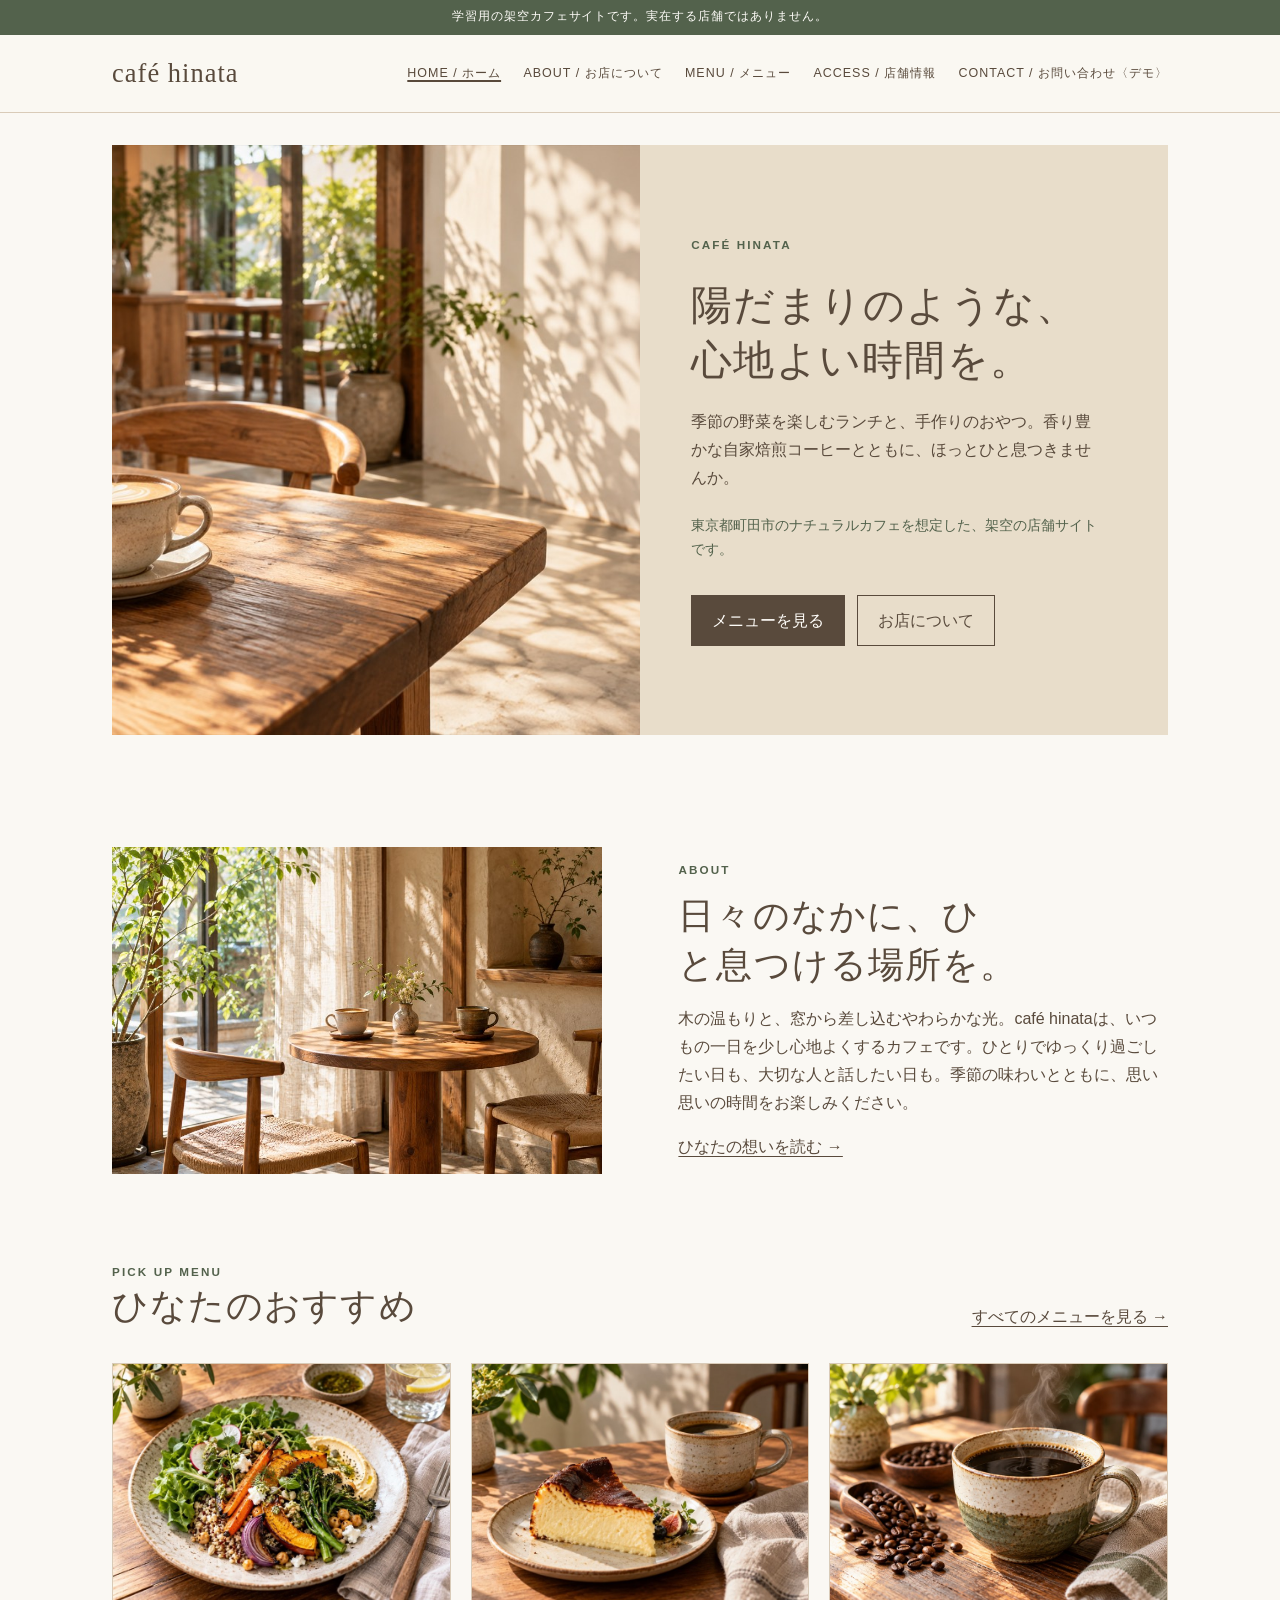
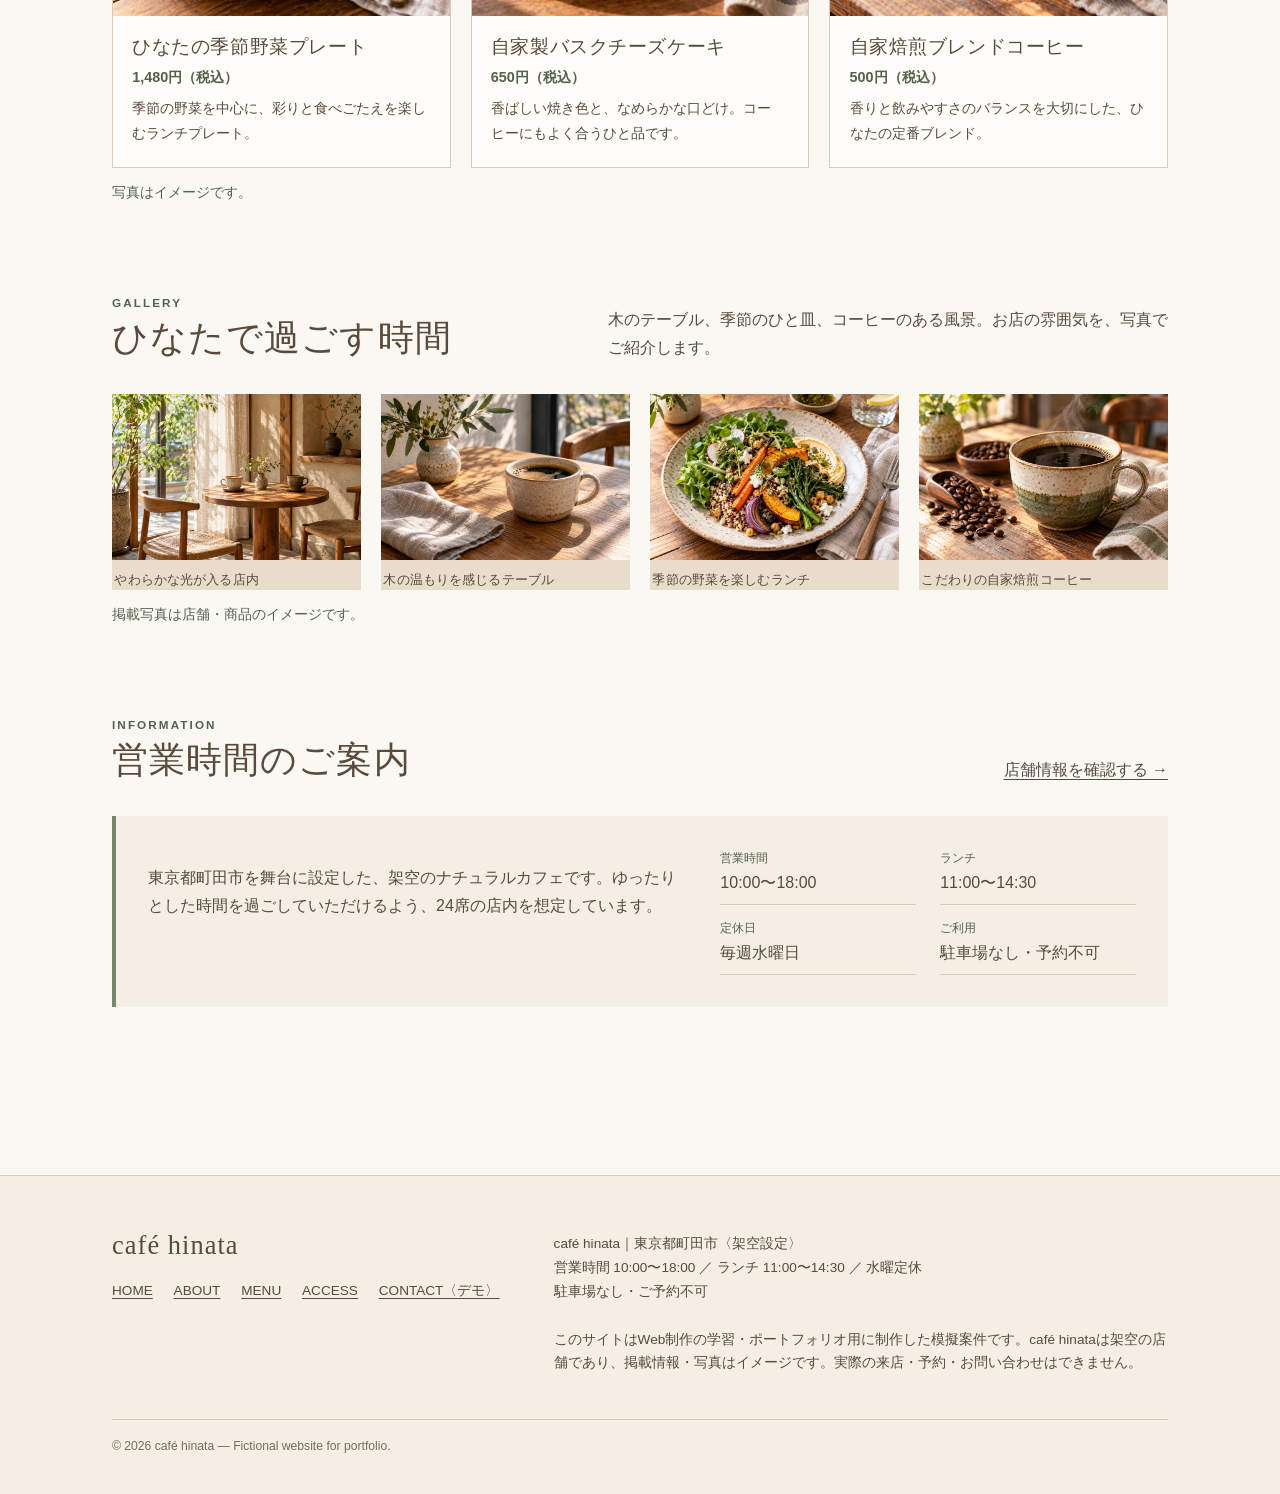
<file: index.html>
<!doctype html>
<html lang="ja">
<head>
  <meta charset="utf-8"><meta name="viewport" content="width=device-width, initial-scale=1">
  <meta name="robots" content="noindex, nofollow"><meta name="description" content="季節の野菜ランチと手作りスイーツ、自家焙煎コーヒーを紹介する架空のカフェサイトです。Web制作の学習・ポートフォリオ用模擬案件です。">
  <title>café hinata｜ナチュラルカフェ〈架空・学習用サイト〉</title><link rel="icon" href="./favicon.svg"><link rel="stylesheet" href="./assets/css/style.css">
</head>
<body id="top" class="no-js">
  <a class="skip-link" href="#main">本文へスキップ</a>
  <div class="site-top">学習用の架空カフェサイトです。実在する店舗ではありません。</div>
  <header class="site-header"><div class="header-inner"><a class="brand" href="./index.html">café hinata</a><button class="nav-toggle" type="button" aria-controls="site-nav" aria-expanded="false" aria-label="メニューを開く"><span class="nav-toggle-icon" aria-hidden="true"><span></span><span></span><span></span></span></button><nav class="site-nav" id="site-nav" aria-label="メインナビゲーション"><ul><li><a href="./index.html" aria-current="page">HOME / ホーム</a></li><li><a href="./about.html">ABOUT / お店について</a></li><li><a href="./menu.html">MENU / メニュー</a></li><li><a href="./access.html">ACCESS / 店舗情報</a></li><li><a href="./contact.html">CONTACT / お問い合わせ〈デモ〉</a></li></ul></nav></div></header>
  <main id="main">
    <div class="page-shell">
      <section class="hero" aria-labelledby="hero-title"><div class="hero-media"><img src="./assets/images/hero.jpg" alt="自然光が差し込む木のテーブルとコーヒーのある店内" width="1600" height="1067"></div><div class="hero-copy"><p class="eyebrow">café hinata</p><h1 id="hero-title">陽だまりのような、<span class="keep-together">心地よい</span>時間を。</h1><p>季節の野菜を楽しむランチと、手作りのおやつ。香り豊かな自家焙煎コーヒーとともに、ほっとひと息つきませんか。</p><p class="hero-note">東京都町田市のナチュラルカフェを想定した、架空の店舗サイトです。</p><div class="button-row"><a class="button" href="./menu.html">メニューを見る</a><a class="button button--light" href="./about.html">お店について</a></div></div></section>
      <section class="section" aria-labelledby="concept-title"><div class="split"><div class="image-card"><img loading="lazy" src="./assets/images/interior-corner.jpg" alt="木の温もりを感じるカフェのテーブル" width="1200" height="800"></div><div class="copy-block"><p class="section-kicker">ABOUT</p><h2 id="concept-title">日々のなかに、ひと息つける場所を。</h2><p>木の温もりと、窓から差し込むやわらかな光。café hinataは、いつもの一日を少し心地よくするカフェです。ひとりでゆっくり過ごしたい日も、大切な人と話したい日も。季節の味わいとともに、思い思いの時間をお楽しみください。</p><a href="./about.html">ひなたの想いを読む →</a></div></div></section>
      <section class="section" aria-labelledby="pickup-title"><div class="section-heading"><div><p class="section-kicker">PICK UP MENU</p><h2 id="pickup-title">ひなたのおすすめ</h2></div><a href="./menu.html">すべてのメニューを見る →</a></div><div class="feature-grid"><article class="feature-card"><img loading="lazy" src="./assets/images/lunch-plate.jpg" alt="季節野菜のプレート" width="800" height="600"><div class="feature-card-body"><h3>ひなたの季節野菜プレート</h3><p class="price">1,480円（税込）</p><p>季節の野菜を中心に、彩りと食べごたえを楽しむランチプレート。</p></div></article><article class="feature-card"><img loading="lazy" src="./assets/images/cake.jpg" alt="自家製バスクチーズケーキ" width="800" height="600"><div class="feature-card-body"><h3>自家製バスクチーズケーキ</h3><p class="price">650円（税込）</p><p>香ばしい焼き色と、なめらかな口どけ。コーヒーにもよく合うひと品です。</p></div></article><article class="feature-card"><img loading="lazy" src="./assets/images/coffee-detail.jpg" alt="自家焙煎ブレンドコーヒー" width="800" height="600"><div class="feature-card-body"><h3>自家焙煎ブレンドコーヒー</h3><p class="price">500円（税込）</p><p>香りと飲みやすさのバランスを大切にした、ひなたの定番ブレンド。</p></div></article></div><p class="hero-note">写真はイメージです。</p></section>
      <section class="section" aria-labelledby="gallery-title"><div class="section-heading"><div><p class="section-kicker">GALLERY</p><h2 id="gallery-title">ひなたで過ごす時間</h2></div><p>木のテーブル、季節のひと皿、コーヒーのある風景。お店の雰囲気を、写真でご紹介します。</p></div><div class="gallery-grid"><figure class="image-card"><img loading="lazy" src="./assets/images/interior-corner.jpg" alt="やわらかな光が入る店内" width="800" height="600"><figcaption>やわらかな光が入る店内</figcaption></figure><figure class="image-card"><img loading="lazy" src="./assets/images/table-detail.jpg" alt="木の温もりを感じるテーブル" width="800" height="600"><figcaption>木の温もりを感じるテーブル</figcaption></figure><figure class="image-card"><img loading="lazy" src="./assets/images/lunch-plate.jpg" alt="季節の野菜を楽しむランチ" width="800" height="600"><figcaption>季節の野菜を楽しむランチ</figcaption></figure><figure class="image-card"><img loading="lazy" src="./assets/images/coffee-detail.jpg" alt="自家焙煎コーヒーのあるテーブル" width="800" height="600"><figcaption>こだわりの自家焙煎コーヒー</figcaption></figure></div><p class="hero-note">掲載写真は店舗・商品のイメージです。</p></section>
      <section class="section" aria-labelledby="info-title"><div class="section-heading"><div><p class="section-kicker">INFORMATION</p><h2 id="info-title">営業時間のご案内</h2></div><a href="./access.html">店舗情報を確認する →</a></div><div class="info-strip"><p>東京都町田市を舞台に設定した、架空のナチュラルカフェです。ゆったりとした時間を過ごしていただけるよう、24席の店内を想定しています。</p><dl class="info-list"><div><dt>営業時間</dt><dd>10:00〜18:00</dd></div><div><dt>ランチ</dt><dd>11:00〜14:30</dd></div><div><dt>定休日</dt><dd>毎週水曜日</dd></div><div><dt>ご利用</dt><dd>駐車場なし・予約不可</dd></div></dl></div></section>
    </div>
  </main>
  <footer class="site-footer"><div class="footer-inner"><div class="footer-top"><div><a class="brand" href="./index.html">café hinata</a><ul class="footer-nav"><li><a href="./index.html">HOME</a></li><li><a href="./about.html">ABOUT</a></li><li><a href="./menu.html">MENU</a></li><li><a href="./access.html">ACCESS</a></li><li><a href="./contact.html">CONTACT〈デモ〉</a></li></ul></div><p class="footer-note">café hinata｜東京都町田市〈架空設定〉<br>営業時間 10:00〜18:00 ／ ランチ 11:00〜14:30 ／ 水曜定休<br>駐車場なし・ご予約不可<br><br>このサイトはWeb制作の学習・ポートフォリオ用に制作した模擬案件です。café hinataは架空の店舗であり、掲載情報・写真はイメージです。実際の来店・予約・お問い合わせはできません。</p></div><p class="fine-print">© 2026 café hinata — Fictional website for portfolio.</p></div></footer>
  <a class="top-link" href="#top" aria-label="ページ上部へ戻る">↑</a><script src="./assets/js/main.js" defer></script>
</body></html>
</file>
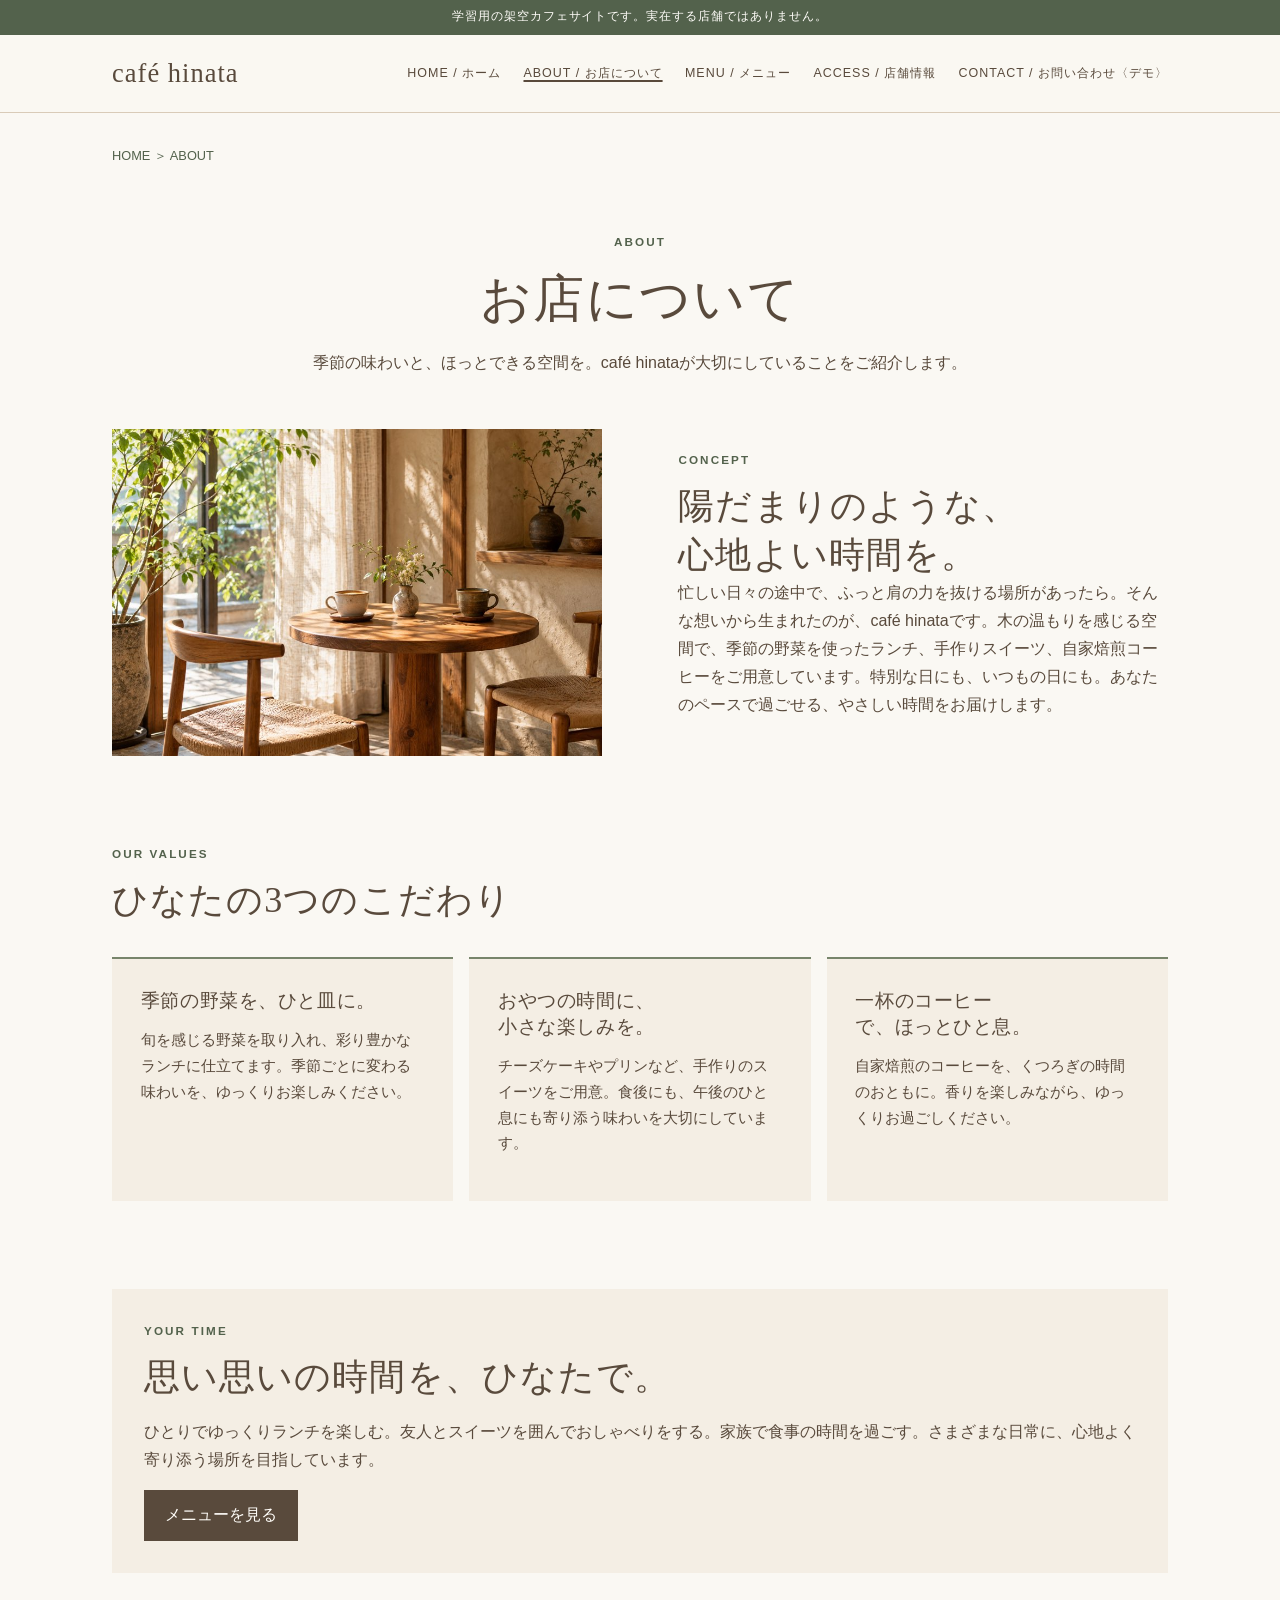
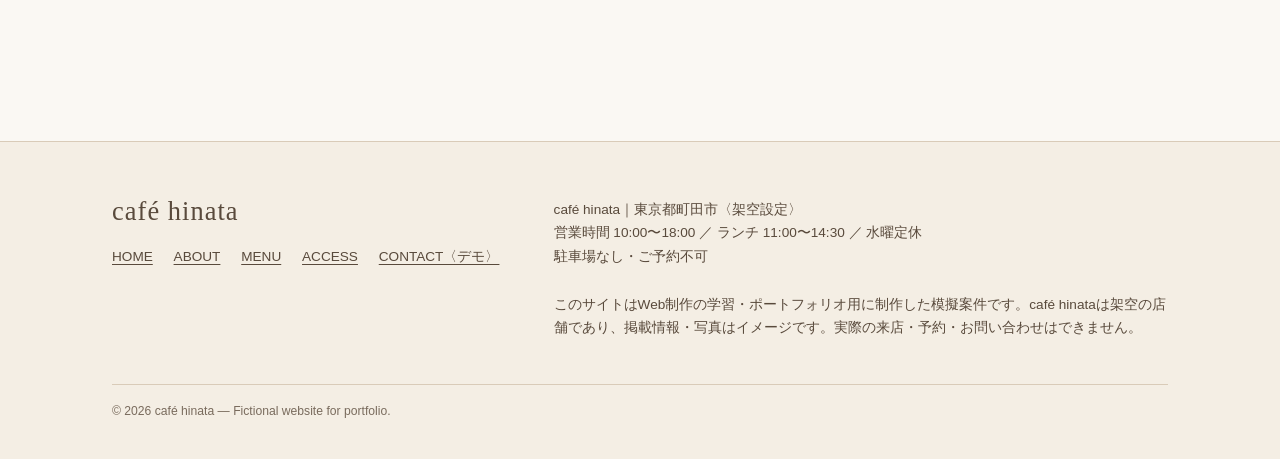
<file: about.html>
<!doctype html><html lang="ja"><head><meta charset="utf-8"><meta name="viewport" content="width=device-width, initial-scale=1"><meta name="robots" content="noindex, nofollow"><meta name="description" content="café hinataのコンセプトと3つのこだわりをご紹介。実在しないカフェを想定した学習用サイトです。"><title>お店について｜café hinata〈架空・学習用サイト〉</title><link rel="icon" href="./favicon.svg"><link rel="stylesheet" href="./assets/css/style.css"></head><body id="top" class="no-js"><a class="skip-link" href="#main">本文へスキップ</a><div class="site-top">学習用の架空カフェサイトです。実在する店舗ではありません。</div><header class="site-header"><div class="header-inner"><a class="brand" href="./index.html">café hinata</a><button class="nav-toggle" type="button" aria-controls="site-nav" aria-expanded="false" aria-label="メニューを開く"><span class="nav-toggle-icon" aria-hidden="true"><span></span><span></span><span></span></span></button><nav class="site-nav" id="site-nav" aria-label="メインナビゲーション"><ul><li><a href="./index.html">HOME / ホーム</a></li><li><a href="./about.html" aria-current="page">ABOUT / お店について</a></li><li><a href="./menu.html">MENU / メニュー</a></li><li><a href="./access.html">ACCESS / 店舗情報</a></li><li><a href="./contact.html">CONTACT / お問い合わせ〈デモ〉</a></li></ul></nav></div></header><main id="main"><div class="page-shell"><nav class="breadcrumb" aria-label="パンくず"><a href="./index.html">HOME</a> ＞ ABOUT</nav><header class="page-intro"><p class="section-kicker">ABOUT</p><h1>お店について</h1><p>季節の味わいと、ほっとできる空間を。café hinataが大切にしていることをご紹介します。</p></header><section class="section"><div class="split"><div class="image-card"><img loading="lazy" src="./assets/images/interior-corner.jpg" alt="木の温もりを感じる店内全景" width="1200" height="800"></div><div class="prose"><p class="section-kicker">CONCEPT</p><h2>陽だまりのような、<span class="keep-together">心地よい</span>時間を。</h2><p>忙しい日々の途中で、ふっと肩の力を抜ける場所があったら。そんな想いから生まれたのが、café hinataです。木の温もりを感じる空間で、季節の野菜を使ったランチ、手作りスイーツ、自家焙煎コーヒーをご用意しています。特別な日にも、いつもの日にも。あなたのペースで過ごせる、やさしい時間をお届けします。</p></div></div></section><section class="section" aria-labelledby="values-title"><p class="section-kicker">OUR VALUES</p><h2 id="values-title">ひなたの3つのこだわり</h2><div class="principles" style="margin-top:2rem"><article class="principle"><h3>季節の野菜を、ひと皿に。</h3><p>旬を感じる野菜を取り入れ、彩り豊かなランチに仕立てます。季節ごとに変わる味わいを、ゆっくりお楽しみください。</p></article><article class="principle"><h3>おやつの時間に、小さな楽しみを。</h3><p>チーズケーキやプリンなど、手作りのスイーツをご用意。食後にも、午後のひと息にも寄り添う味わいを大切にしています。</p></article><article class="principle"><h3>一杯のコーヒーで、ほっとひと息。</h3><p>自家焙煎のコーヒーを、くつろぎの時間のおともに。香りを楽しみながら、ゆっくりお過ごしください。</p></article></div></section><section class="section subtle-panel"><p class="section-kicker">YOUR TIME</p><h2>思い思いの時間を、ひなたで。</h2><p>ひとりでゆっくりランチを楽しむ。友人とスイーツを囲んでおしゃべりをする。家族で食事の時間を過ごす。さまざまな日常に、心地よく寄り添う場所を目指しています。</p><a class="button" href="./menu.html">メニューを見る</a></section></div></main><footer class="site-footer"><div class="footer-inner"><div class="footer-top"><div><a class="brand" href="./index.html">café hinata</a><ul class="footer-nav"><li><a href="./index.html">HOME</a></li><li><a href="./about.html">ABOUT</a></li><li><a href="./menu.html">MENU</a></li><li><a href="./access.html">ACCESS</a></li><li><a href="./contact.html">CONTACT〈デモ〉</a></li></ul></div><p class="footer-note">café hinata｜東京都町田市〈架空設定〉<br>営業時間 10:00〜18:00 ／ ランチ 11:00〜14:30 ／ 水曜定休<br>駐車場なし・ご予約不可<br><br>このサイトはWeb制作の学習・ポートフォリオ用に制作した模擬案件です。café hinataは架空の店舗であり、掲載情報・写真はイメージです。実際の来店・予約・お問い合わせはできません。</p></div><p class="fine-print">© 2026 café hinata — Fictional website for portfolio.</p></div></footer><a class="top-link" href="#top" aria-label="ページ上部へ戻る">↑</a><script src="./assets/js/main.js" defer></script></body></html>
</file>
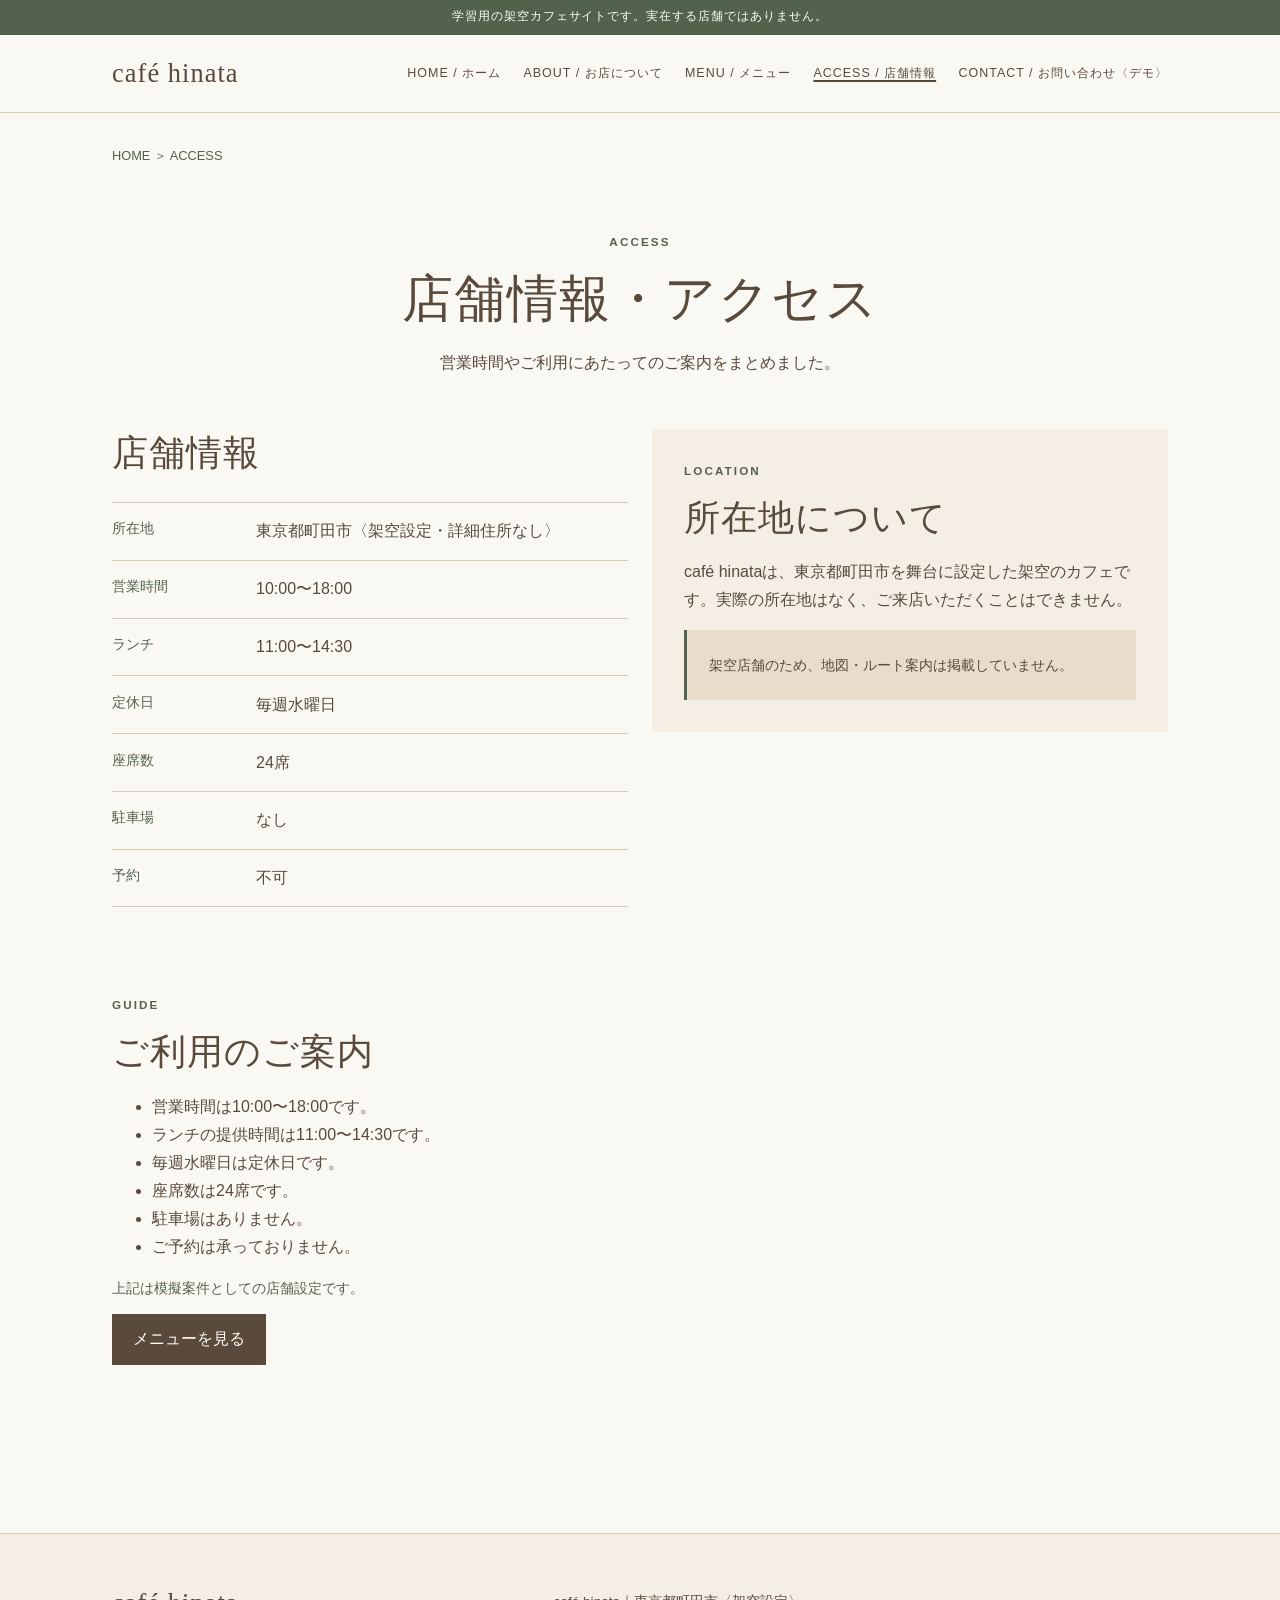
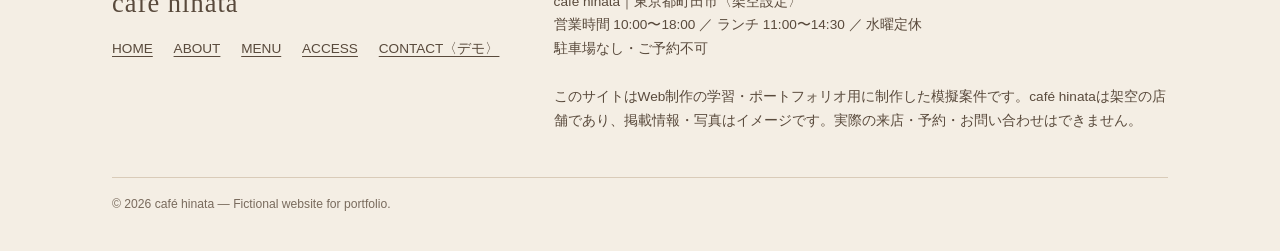
<file: access.html>
<!doctype html><html lang="ja"><head><meta charset="utf-8"><meta name="viewport" content="width=device-width, initial-scale=1"><meta name="robots" content="noindex, nofollow"><meta name="description" content="営業時間や定休日などの架空の店舗情報をご案内。実在の住所や来店先はありません。"><title>店舗情報・アクセス｜café hinata〈架空・学習用サイト〉</title><link rel="icon" href="./favicon.svg"><link rel="stylesheet" href="./assets/css/style.css"></head><body id="top" class="no-js"><a class="skip-link" href="#main">本文へスキップ</a><div class="site-top">学習用の架空カフェサイトです。実在する店舗ではありません。</div><header class="site-header"><div class="header-inner"><a class="brand" href="./index.html">café hinata</a><button class="nav-toggle" type="button" aria-controls="site-nav" aria-expanded="false" aria-label="メニューを開く"><span class="nav-toggle-icon" aria-hidden="true"><span></span><span></span><span></span></span></button><nav class="site-nav" id="site-nav" aria-label="メインナビゲーション"><ul><li><a href="./index.html">HOME / ホーム</a></li><li><a href="./about.html">ABOUT / お店について</a></li><li><a href="./menu.html">MENU / メニュー</a></li><li><a href="./access.html" aria-current="page">ACCESS / 店舗情報</a></li><li><a href="./contact.html">CONTACT / お問い合わせ〈デモ〉</a></li></ul></nav></div></header><main id="main"><div class="page-shell"><nav class="breadcrumb" aria-label="パンくず"><a href="./index.html">HOME</a> ＞ ACCESS</nav><header class="page-intro"><p class="section-kicker">ACCESS</p><h1>店舗情報・アクセス</h1><p>営業時間やご利用にあたってのご案内をまとめました。</p></header><section class="section"><div class="access-grid"><div><h2>店舗情報</h2><dl class="details" style="margin-top:1.5rem"><dt>所在地</dt><dd>東京都町田市〈架空設定・詳細住所なし〉</dd><dt>営業時間</dt><dd>10:00〜18:00</dd><dt>ランチ</dt><dd>11:00〜14:30</dd><dt>定休日</dt><dd>毎週水曜日</dd><dt>座席数</dt><dd>24席</dd><dt>駐車場</dt><dd>なし</dd><dt>予約</dt><dd>不可</dd></dl></div><div class="subtle-panel"><p class="section-kicker">LOCATION</p><h2>所在地について</h2><p>café hinataは、東京都町田市を舞台に設定した架空のカフェです。実際の所在地はなく、ご来店いただくことはできません。</p><div class="notice"><p>架空店舗のため、地図・ルート案内は掲載していません。</p></div></div></div></section><section class="section"><div class="prose"><p class="section-kicker">GUIDE</p><h2>ご利用のご案内</h2><ul><li>営業時間は10:00〜18:00です。</li><li>ランチの提供時間は11:00〜14:30です。</li><li>毎週水曜日は定休日です。</li><li>座席数は24席です。</li><li>駐車場はありません。</li><li>ご予約は承っておりません。</li></ul><p class="hero-note">上記は模擬案件としての店舗設定です。</p><a class="button" href="./menu.html">メニューを見る</a></div></section></div></main><footer class="site-footer"><div class="footer-inner"><div class="footer-top"><div><a class="brand" href="./index.html">café hinata</a><ul class="footer-nav"><li><a href="./index.html">HOME</a></li><li><a href="./about.html">ABOUT</a></li><li><a href="./menu.html">MENU</a></li><li><a href="./access.html">ACCESS</a></li><li><a href="./contact.html">CONTACT〈デモ〉</a></li></ul></div><p class="footer-note">café hinata｜東京都町田市〈架空設定〉<br>営業時間 10:00〜18:00 ／ ランチ 11:00〜14:30 ／ 水曜定休<br>駐車場なし・ご予約不可<br><br>このサイトはWeb制作の学習・ポートフォリオ用に制作した模擬案件です。café hinataは架空の店舗であり、掲載情報・写真はイメージです。実際の来店・予約・お問い合わせはできません。</p></div><p class="fine-print">© 2026 café hinata — Fictional website for portfolio.</p></div></footer><a class="top-link" href="#top" aria-label="ページ上部へ戻る">↑</a><script src="./assets/js/main.js" defer></script></body></html>
</file>
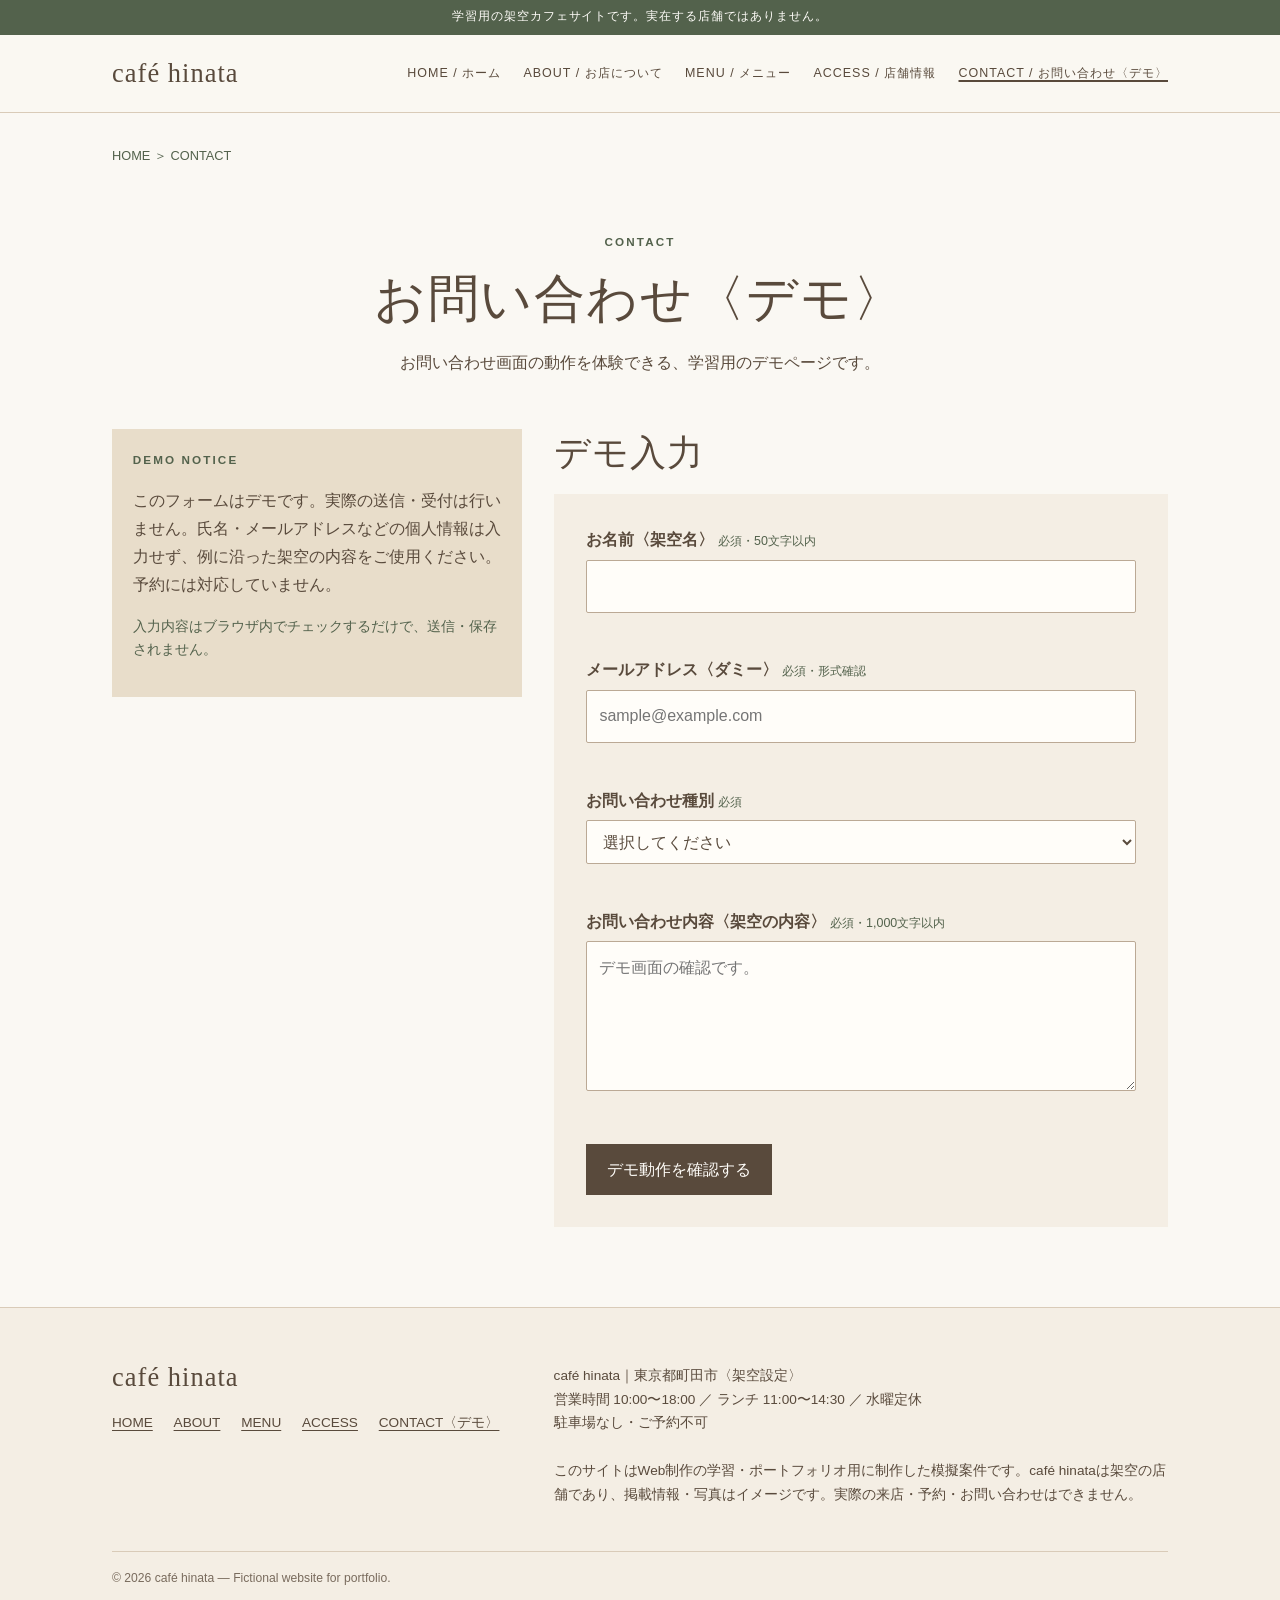
<file: contact.html>
<!doctype html><html lang="ja"><head><meta charset="utf-8"><meta name="viewport" content="width=device-width, initial-scale=1"><meta name="robots" content="noindex, nofollow"><meta name="description" content="送信・受付を行わないお問い合わせ画面のデモです。個人情報は入力しないでください。"><title>お問い合わせ〈デモ〉｜café hinata</title><link rel="icon" href="./favicon.svg"><link rel="stylesheet" href="./assets/css/style.css"></head><body id="top" class="no-js"><a class="skip-link" href="#main">本文へスキップ</a><div class="site-top">学習用の架空カフェサイトです。実在する店舗ではありません。</div><header class="site-header"><div class="header-inner"><a class="brand" href="./index.html">café hinata</a><button class="nav-toggle" type="button" aria-controls="site-nav" aria-expanded="false" aria-label="メニューを開く"><span class="nav-toggle-icon" aria-hidden="true"><span></span><span></span><span></span></span></button><nav class="site-nav" id="site-nav" aria-label="メインナビゲーション"><ul><li><a href="./index.html">HOME / ホーム</a></li><li><a href="./about.html">ABOUT / お店について</a></li><li><a href="./menu.html">MENU / メニュー</a></li><li><a href="./access.html">ACCESS / 店舗情報</a></li><li><a href="./contact.html" aria-current="page">CONTACT / お問い合わせ〈デモ〉</a></li></ul></nav></div></header><main id="main"><div class="page-shell"><nav class="breadcrumb" aria-label="パンくず"><a href="./index.html">HOME</a> ＞ CONTACT</nav><header class="page-intro"><p class="section-kicker">CONTACT</p><h1>お問い合わせ〈デモ〉</h1><p>お問い合わせ画面の動作を体験できる、学習用のデモページです。</p></header><div class="contact-layout"><aside class="demo-box"><p class="section-kicker">DEMO NOTICE</p><p>このフォームはデモです。実際の送信・受付は行いません。氏名・メールアドレスなどの個人情報は入力せず、例に沿った架空の内容をご使用ください。予約には対応していません。</p><p class="hero-note">入力内容はブラウザ内でチェックするだけで、送信・保存されません。</p></aside><section aria-labelledby="demo-form-title"><h2 id="demo-form-title">デモ入力</h2><noscript><p class="noscript-note">JavaScriptが無効のため、デモ動作の確認は利用できません。入力内容が送信されることはありません。</p></noscript><div class="subtle-panel" style="margin-top:1rem"><div class="field"><label for="demo-name">お名前〈架空名〉 <span class="required">必須・50文字以内</span></label><input id="demo-name" data-demo-field type="text" autocomplete="off" maxlength="50" aria-describedby="demo-name-error"><p class="field-error" id="demo-name-error"></p></div><div class="field"><label for="demo-email">メールアドレス〈ダミー〉 <span class="required">必須・形式確認</span></label><input id="demo-email" data-demo-field type="email" autocomplete="off" maxlength="254" placeholder="sample@example.com" aria-describedby="demo-email-error"><p class="field-error" id="demo-email-error"></p></div><div class="field"><label for="demo-type">お問い合わせ種別 <span class="required">必須</span></label><select id="demo-type" data-demo-field autocomplete="off" aria-describedby="demo-type-error"><option value="">選択してください</option><option>メニューについて</option><option>店舗について</option><option>その他</option></select><p class="field-error" id="demo-type-error"></p></div><div class="field"><label for="demo-message">お問い合わせ内容〈架空の内容〉 <span class="required">必須・1,000文字以内</span></label><textarea id="demo-message" data-demo-field autocomplete="off" maxlength="1000" placeholder="デモ画面の確認です。" aria-describedby="demo-message-error"></textarea><p class="field-error" id="demo-message-error"></p></div><button class="button" type="button" data-demo-submit disabled>デモ動作を確認する</button><p class="status" data-demo-status role="status" tabindex="-1" hidden></p></div></section></div></div></main><footer class="site-footer"><div class="footer-inner"><div class="footer-top"><div><a class="brand" href="./index.html">café hinata</a><ul class="footer-nav"><li><a href="./index.html">HOME</a></li><li><a href="./about.html">ABOUT</a></li><li><a href="./menu.html">MENU</a></li><li><a href="./access.html">ACCESS</a></li><li><a href="./contact.html">CONTACT〈デモ〉</a></li></ul></div><p class="footer-note">café hinata｜東京都町田市〈架空設定〉<br>営業時間 10:00〜18:00 ／ ランチ 11:00〜14:30 ／ 水曜定休<br>駐車場なし・ご予約不可<br><br>このサイトはWeb制作の学習・ポートフォリオ用に制作した模擬案件です。café hinataは架空の店舗であり、掲載情報・写真はイメージです。実際の来店・予約・お問い合わせはできません。</p></div><p class="fine-print">© 2026 café hinata — Fictional website for portfolio.</p></div></footer><a class="top-link" href="#top" aria-label="ページ上部へ戻る">↑</a><script src="./assets/js/main.js" defer></script></body></html>
</file>
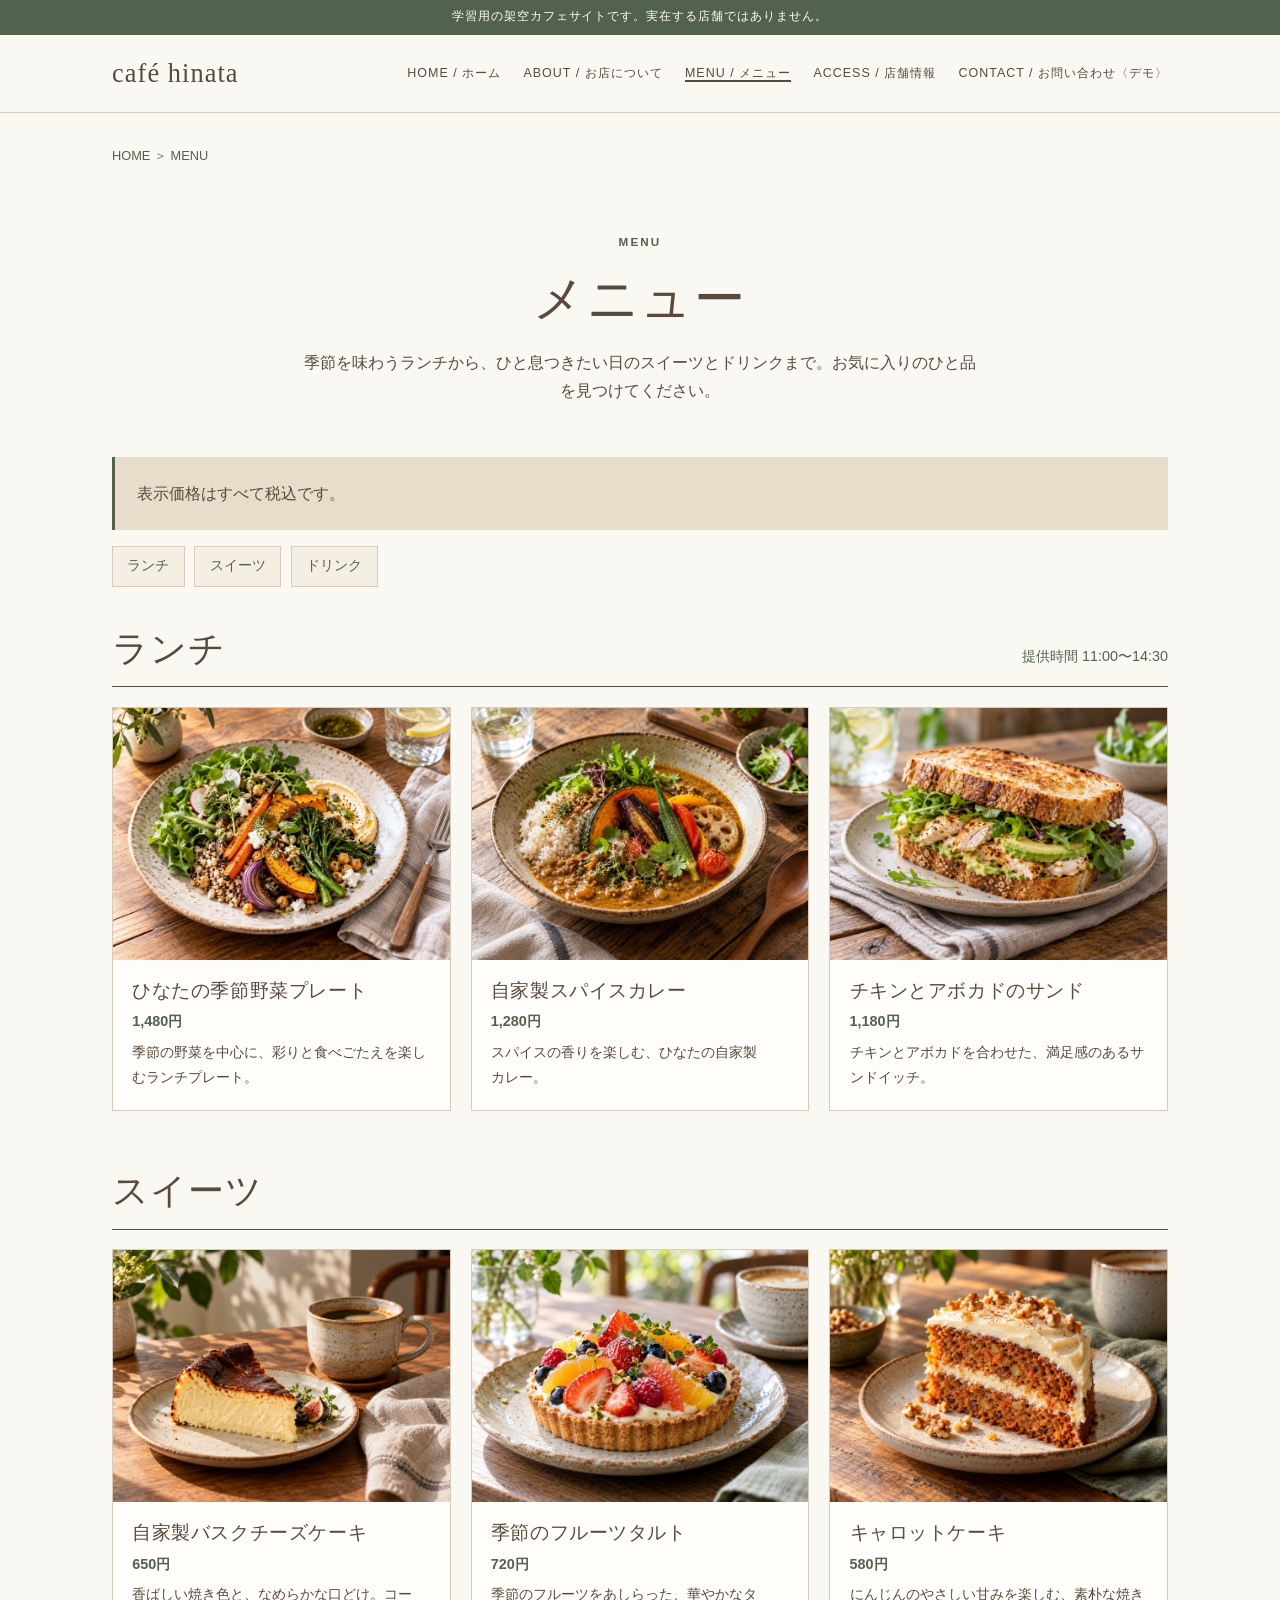
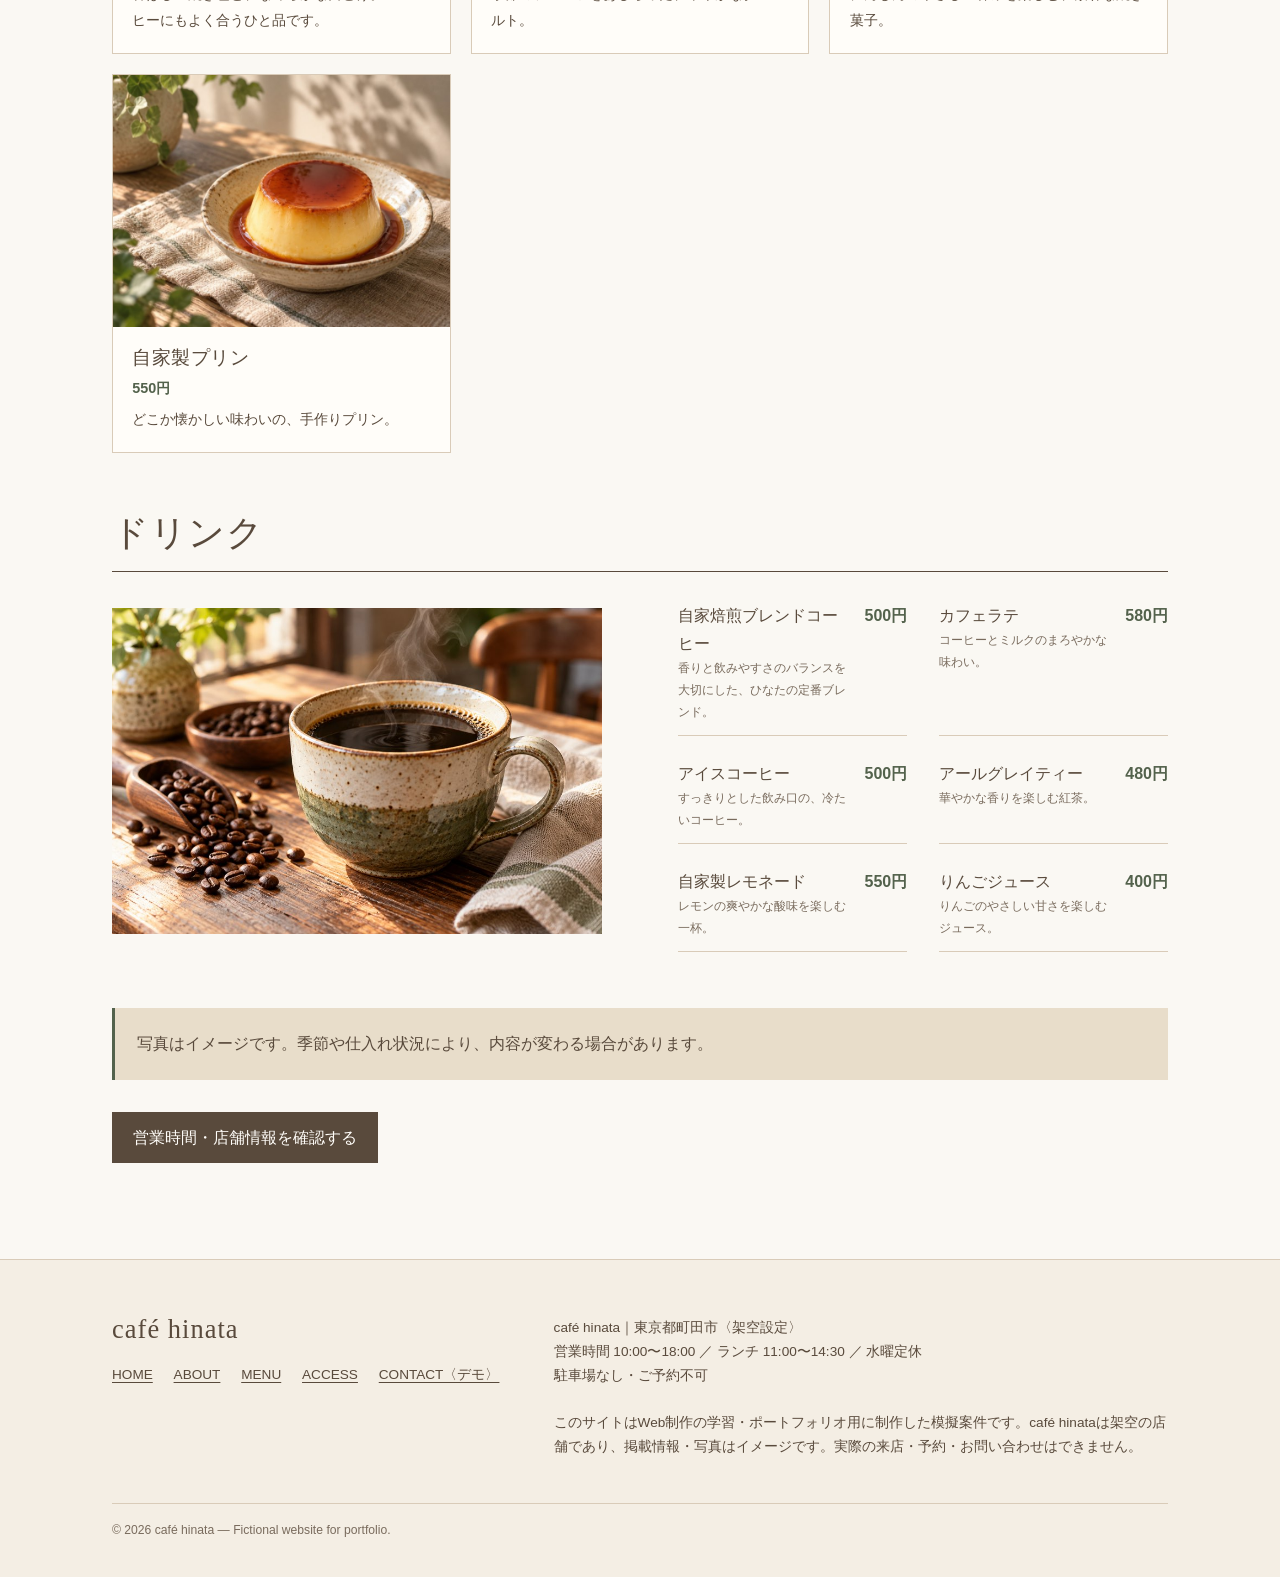
<file: menu.html>
<!doctype html><html lang="ja"><head><meta charset="utf-8"><meta name="viewport" content="width=device-width, initial-scale=1"><meta name="robots" content="noindex, nofollow"><meta name="description" content="ランチ、スイーツ、ドリンクのメニューと税込価格をご紹介。掲載内容は架空の店舗設定です。"><title>メニュー｜café hinata〈架空・学習用サイト〉</title><link rel="icon" href="./favicon.svg"><link rel="stylesheet" href="./assets/css/style.css"></head><body id="top" class="no-js"><a class="skip-link" href="#main">本文へスキップ</a><div class="site-top">学習用の架空カフェサイトです。実在する店舗ではありません。</div><header class="site-header"><div class="header-inner"><a class="brand" href="./index.html">café hinata</a><button class="nav-toggle" type="button" aria-controls="site-nav" aria-expanded="false" aria-label="メニューを開く"><span class="nav-toggle-icon" aria-hidden="true"><span></span><span></span><span></span></span></button><nav class="site-nav" id="site-nav" aria-label="メインナビゲーション"><ul><li><a href="./index.html">HOME / ホーム</a></li><li><a href="./about.html">ABOUT / お店について</a></li><li><a href="./menu.html" aria-current="page">MENU / メニュー</a></li><li><a href="./access.html">ACCESS / 店舗情報</a></li><li><a href="./contact.html">CONTACT / お問い合わせ〈デモ〉</a></li></ul></nav></div></header><main id="main"><div class="page-shell"><nav class="breadcrumb" aria-label="パンくず"><a href="./index.html">HOME</a> ＞ MENU</nav><header class="page-intro"><p class="section-kicker">MENU</p><h1>メニュー</h1><p>季節を味わうランチから、ひと息つきたい日のスイーツとドリンクまで。お気に入りのひと品を見つけてください。</p></header><p class="notice">表示価格はすべて税込です。</p><nav class="category-nav" aria-label="メニュー内リンク"><a href="#lunch">ランチ</a><a href="#sweets">スイーツ</a><a href="#drink">ドリンク</a></nav><section class="menu-section" id="lunch"><div class="menu-section-heading"><h2>ランチ</h2><p>提供時間 11:00〜14:30</p></div><div class="menu-grid menu-grid--cards"><article class="menu-card"><img loading="lazy" src="./assets/images/lunch-plate.jpg" alt="ひなたの季節野菜プレート" width="800" height="600"><div class="menu-card-body"><h3>ひなたの季節野菜プレート</h3><p class="price">1,480円</p><p>季節の野菜を中心に、彩りと食べごたえを楽しむランチプレート。</p></div></article><article class="menu-card"><img loading="lazy" src="./assets/images/curry.jpg" alt="自家製スパイスカレー" width="800" height="600"><div class="menu-card-body"><h3>自家製スパイスカレー</h3><p class="price">1,280円</p><p>スパイスの香りを楽しむ、ひなたの自家製カレー。</p></div></article><article class="menu-card"><img loading="lazy" src="./assets/images/sandwich.jpg" alt="チキンとアボカドのサンド" width="800" height="600"><div class="menu-card-body"><h3>チキンとアボカドのサンド</h3><p class="price">1,180円</p><p>チキンとアボカドを合わせた、満足感のあるサンドイッチ。</p></div></article></div></section><section class="menu-section" id="sweets"><div class="menu-section-heading"><h2>スイーツ</h2></div><div class="menu-grid menu-grid--cards"><article class="menu-card"><img loading="lazy" src="./assets/images/cake.jpg" alt="自家製バスクチーズケーキ" width="800" height="600"><div class="menu-card-body"><h3>自家製バスクチーズケーキ</h3><p class="price">650円</p><p>香ばしい焼き色と、なめらかな口どけ。コーヒーにもよく合うひと品です。</p></div></article><article class="menu-card"><img loading="lazy" src="./assets/images/tart.jpg" alt="季節のフルーツタルト" width="800" height="600"><div class="menu-card-body"><h3>季節のフルーツタルト</h3><p class="price">720円</p><p>季節のフルーツをあしらった、華やかなタルト。</p></div></article><article class="menu-card"><img loading="lazy" src="./assets/images/carrot.jpg" alt="キャロットケーキ" width="800" height="600"><div class="menu-card-body"><h3>キャロットケーキ</h3><p class="price">580円</p><p>にんじんのやさしい甘みを楽しむ、素朴な焼き菓子。</p></div></article><article class="menu-card"><img loading="lazy" src="./assets/images/pudding.jpg" alt="自家製プリン" width="800" height="600"><div class="menu-card-body"><h3>自家製プリン</h3><p class="price">550円</p><p>どこか懐かしい味わいの、手作りプリン。</p></div></article></div></section><section class="menu-section" id="drink"><div class="menu-section-heading"><h2>ドリンク</h2></div><div class="split"><div class="image-card"><img loading="lazy" src="./assets/images/coffee-detail.jpg" alt="コーヒーとドリンクのイメージ" width="800" height="600"></div><div class="menu-list"><div class="menu-row"><span>自家焙煎ブレンドコーヒー<small>香りと飲みやすさのバランスを大切にした、ひなたの定番ブレンド。</small></span><strong class="price">500円</strong></div><div class="menu-row"><span>カフェラテ<small>コーヒーとミルクのまろやかな味わい。</small></span><strong class="price">580円</strong></div><div class="menu-row"><span>アイスコーヒー<small>すっきりとした飲み口の、冷たいコーヒー。</small></span><strong class="price">500円</strong></div><div class="menu-row"><span>アールグレイティー<small>華やかな香りを楽しむ紅茶。</small></span><strong class="price">480円</strong></div><div class="menu-row"><span>自家製レモネード<small>レモンの爽やかな酸味を楽しむ一杯。</small></span><strong class="price">550円</strong></div><div class="menu-row"><span>りんごジュース<small>りんごのやさしい甘さを楽しむジュース。</small></span><strong class="price">400円</strong></div></div></div></section><p class="notice">写真はイメージです。季節や仕入れ状況により、内容が変わる場合があります。</p><p style="margin-top:2rem"><a class="button" href="./access.html">営業時間・店舗情報を確認する</a></p></div></main><footer class="site-footer"><div class="footer-inner"><div class="footer-top"><div><a class="brand" href="./index.html">café hinata</a><ul class="footer-nav"><li><a href="./index.html">HOME</a></li><li><a href="./about.html">ABOUT</a></li><li><a href="./menu.html">MENU</a></li><li><a href="./access.html">ACCESS</a></li><li><a href="./contact.html">CONTACT〈デモ〉</a></li></ul></div><p class="footer-note">café hinata｜東京都町田市〈架空設定〉<br>営業時間 10:00〜18:00 ／ ランチ 11:00〜14:30 ／ 水曜定休<br>駐車場なし・ご予約不可<br><br>このサイトはWeb制作の学習・ポートフォリオ用に制作した模擬案件です。café hinataは架空の店舗であり、掲載情報・写真はイメージです。実際の来店・予約・お問い合わせはできません。</p></div><p class="fine-print">© 2026 café hinata — Fictional website for portfolio.</p></div></footer><a class="top-link" href="#top" aria-label="ページ上部へ戻る">↑</a><script src="./assets/js/main.js" defer></script></body></html>
</file>
<file: assets/css/style.css>
:root {
  --bg: #faf8f3;
  --surface: #e8ddca;
  --surface-soft: #f4eee4;
  --sage: #77856b;
  --sage-dark: #53624c;
  --brown: #594a3c;
  --brown-dark: #3d3128;
  --line: #d9cbb8;
  --white: #fffdf9;
  --shadow: 0 18px 50px rgba(73, 55, 37, .08);
}

* { box-sizing: border-box; }
html { scroll-behavior: smooth; }
body { margin: 0; background: var(--bg); color: var(--brown); font-family: "Hiragino Kaku Gothic ProN", "Yu Gothic", Meiryo, sans-serif; font-size: 16px; line-height: 1.75; line-break: strict; overflow-wrap: break-word; }
body::selection { background: var(--sage); color: var(--white); }
img { display: block; width: 100%; height: auto; }
a { color: inherit; text-decoration-thickness: 1px; text-underline-offset: .22em; }
a:hover { color: var(--sage-dark); }
button, input, select, textarea { font: inherit; }
button, a { -webkit-tap-highlight-color: transparent; }
:focus-visible { outline: 3px solid var(--sage-dark); outline-offset: 4px; }
.skip-link { position: absolute; left: 1rem; top: -4rem; z-index: 20; padding: .6rem 1rem; background: var(--brown-dark); color: var(--white); }
.skip-link:focus { top: 1rem; }
.site-top { background: var(--sage-dark); color: var(--white); text-align: center; font-size: .78rem; letter-spacing: .08em; padding: .4rem 1rem; }
.site-header { background: rgba(250,248,243,.96); border-bottom: 1px solid var(--line); }
.header-inner { max-width: 1120px; margin: 0 auto; padding: 1.2rem 32px; display: flex; align-items: center; justify-content: space-between; gap: 2rem; }
.brand { font: 1.65rem/1 Georgia, serif; letter-spacing: .04em; text-decoration: none; white-space: nowrap; }
.nav-toggle { display: none; border: 1px solid var(--brown); background: transparent; color: var(--brown); min-width: 44px; min-height: 44px; padding: .4rem .55rem; }
.nav-toggle-icon { display: grid; gap: 4px; }
.nav-toggle-icon span { display: block; width: 22px; height: 1px; background: currentColor; }
.site-nav ul { display: flex; gap: 1.4rem; margin: 0; padding: 0; list-style: none; align-items: center; }
.site-nav a { display: block; padding: .55rem 0; font-size: .78rem; letter-spacing: .08em; text-decoration: none; }
.site-nav a[aria-current="page"] { text-decoration: underline; text-decoration-thickness: 2px; }
.page-shell { max-width: 1120px; margin: 0 auto; padding: 0 32px 5rem; }
.hero { display: grid; grid-template-columns: minmax(0, 1fr) minmax(0, 1fr); min-height: 590px; margin: 2rem 0 7rem; background: var(--surface); }
.hero-media { min-height: 590px; overflow: hidden; }
.hero-media img { height: 100%; object-fit: cover; }
.hero-copy { display: flex; flex-direction: column; justify-content: center; padding: clamp(2rem, 3vw, 3.25rem) clamp(1.75rem, 4vw, 4rem); }
.eyebrow, .section-kicker { margin: 0 0 .75rem; color: var(--sage-dark); font-size: .73rem; font-weight: 700; letter-spacing: .18em; text-transform: uppercase; }
h1, h2, h3 { margin: 0; font-family: "Yu Mincho", "Hiragino Mincho ProN", serif; font-weight: 500; line-height: 1.35; letter-spacing: .03em; text-wrap: balance; }
h1 { font-size: clamp(2rem, 4vw, 3.2rem); }
h2 { font-size: clamp(1.65rem, 3vw, 2.25rem); }
h3 { font-size: 1.2rem; }
.keep-together { white-space: nowrap; }
.hero-copy h1 { max-inline-size: 20ch; font-size: clamp(2rem, 3.2vw, 2.75rem); margin-bottom: 1.2rem; }
.hero-copy p, .page-intro > p, .section-heading > p, .prose p, .copy-block p, .notice p, .footer-note { text-wrap: pretty; }
.hero-copy p { max-inline-size: 36rem; margin: 0 0 1.4rem; }
.hero-note { font-size: .85rem; color: var(--sage-dark); }
.button { display: inline-flex; align-items: center; justify-content: center; min-height: 46px; padding: .65rem 1.25rem; border: 1px solid var(--brown); background: var(--brown); color: var(--white); text-decoration: none; white-space: nowrap; transition: background .18s ease, transform .18s ease; }
.button:hover { background: var(--brown-dark); color: var(--white); transform: translateY(-2px); }
.button--light { background: transparent; color: var(--brown); }
.button--light:hover { background: var(--white); color: var(--brown); }
.button-row { display: flex; flex-wrap: wrap; gap: .75rem; align-items: center; margin-top: .7rem; }
.section { margin: 0 0 5.5rem; }
.section-heading { display: flex; align-items: end; justify-content: space-between; gap: 2rem; margin-bottom: 2rem; }
.section-heading > *, .split > *, .copy-block, .prose, .feature-card, .menu-card, .menu-list, .menu-row > span { min-width: 0; }
.section-heading p { max-width: 560px; margin: 0; }
.split { display: grid; grid-template-columns: 1fr 1fr; gap: clamp(2rem, 6vw, 5.5rem); align-items: center; }
.image-card { overflow: hidden; background: var(--surface); }
.image-card img { aspect-ratio: 3 / 2; object-fit: cover; }
.copy-block > p:first-of-type { margin-top: 0; }
.feature-grid, .gallery-grid, .menu-grid { display: grid; gap: 1.25rem; }
.feature-grid { grid-template-columns: repeat(3, 1fr); }
.gallery-grid { grid-template-columns: repeat(4, minmax(0, 1fr)); }
.gallery-grid figure { min-width: 0; margin: 0; overflow: hidden; }
.gallery-grid figcaption { padding: .6rem .15rem 0; color: var(--brown); font-size: .84rem; line-height: 1.5; letter-spacing: .01em; overflow-wrap: anywhere; }
.feature-card, .menu-card { background: var(--white); border: 1px solid var(--line); }
.feature-card img, .menu-card img { aspect-ratio: 4 / 3; object-fit: cover; }
.feature-card-body, .menu-card-body { padding: 1.1rem 1.2rem 1.25rem; }
.feature-card-body p, .menu-card-body p { margin: .35rem 0 0; font-size: .9rem; text-wrap: pretty; }
.price { color: var(--sage-dark); font-weight: 700; white-space: nowrap; }
.info-strip { display: grid; grid-template-columns: 1.3fr 1fr; gap: 2rem; padding: 2rem; background: var(--surface-soft); border-left: 4px solid var(--sage); }
.info-list { display: grid; grid-template-columns: repeat(2, 1fr); gap: .8rem 1.5rem; margin: 0; }
.info-list div { border-bottom: 1px solid var(--line); padding-bottom: .45rem; }
.info-list dt { font-size: .75rem; color: var(--sage-dark); }
.info-list dd { margin: 0; }
.page-intro { max-width: 720px; margin: 4rem auto 3.25rem; text-align: center; }
.breadcrumb { margin-top: 2rem; font-size: .8rem; color: var(--sage-dark); }
.breadcrumb a { text-decoration: none; }
.page-intro h1 { margin: .65rem auto 1rem; }
.page-intro > p { max-inline-size: 42rem; margin-left: auto; margin-right: auto; }
.prose { max-width: 720px; }
.prose p { margin-top: 0; }
.principles { display: grid; grid-template-columns: repeat(3, 1fr); gap: 1rem; }
.principle { padding: 1.8rem; background: var(--surface-soft); border-top: 2px solid var(--sage); }
.principle p { font-size: .92rem; }
.subtle-panel { padding: 2rem; background: var(--surface-soft); }
.category-nav { display: flex; flex-wrap: wrap; gap: .6rem; margin-bottom: 2.4rem; }
.category-nav a { padding: .45rem .9rem; background: var(--surface-soft); color: var(--sage-dark); text-decoration: none; border: 1px solid var(--line); font-size: .86rem; }
.menu-section { scroll-margin-top: 2rem; margin-bottom: 3.5rem; }
.menu-section-heading { display: flex; align-items: baseline; justify-content: space-between; gap: 1rem; border-bottom: 1px solid var(--brown); padding-bottom: .8rem; margin-bottom: 1.2rem; }
.menu-section-heading p { margin: 0; color: var(--sage-dark); font-size: .9rem; }
.menu-grid--cards { grid-template-columns: repeat(3, 1fr); }
.menu-list { display: grid; grid-template-columns: 1fr 1fr; gap: .8rem 2rem; }
.menu-row { display: flex; justify-content: space-between; gap: 1rem; border-bottom: 1px solid var(--line); padding: .7rem 0; }
.menu-row small { display: block; color: #796b5d; font-size: .78rem; }
.access-grid { display: grid; grid-template-columns: 1fr 1fr; gap: 1.5rem; align-items: start; }
.details { display: grid; grid-template-columns: 8rem 1fr; margin: 0; border-top: 1px solid var(--line); }
.details dt, .details dd { margin: 0; padding: .9rem 0; border-bottom: 1px solid var(--line); }
.details dt { color: var(--sage-dark); font-size: .85rem; }
.details dd { padding-left: 1rem; }
.notice { padding: 1.4rem; background: var(--surface); border-left: 3px solid var(--sage-dark); }
.notice p { margin: 0; font-size: .9rem; }
.contact-layout { display: grid; grid-template-columns: .8fr 1.2fr; gap: 2rem; align-items: start; }
.demo-box { padding: 1.3rem; background: var(--surface); }
.field { margin-bottom: 1.25rem; }
.field label { display: block; margin-bottom: .35rem; font-weight: 700; }
.required { color: var(--sage-dark); font-size: .78rem; font-weight: 400; }
.field input, .field select, .field textarea { width: 100%; border: 1px solid #bba995; background: var(--white); color: var(--brown); padding: .72rem .8rem; border-radius: 2px; }
.field textarea { min-height: 150px; resize: vertical; }
.field-error { min-height: 1.5em; margin: .25rem 0 0; color: #8c3f34; font-size: .82rem; }
.status { margin-top: 1rem; padding: 1rem; background: #e3eddf; color: #3f563c; }
.site-footer { border-top: 1px solid var(--line); background: var(--surface-soft); }
.footer-inner { max-width: 1120px; margin: 0 auto; padding: 3.5rem 32px 1.5rem; }
.footer-top { display: grid; grid-template-columns: 1fr 1.5fr; gap: 2rem; padding-bottom: 2rem; }
.footer-nav { display: flex; flex-wrap: wrap; gap: .8rem 1.3rem; margin: 1rem 0 0; padding: 0; list-style: none; font-size: .85rem; }
.footer-note { margin: 0; font-size: .85rem; }
.fine-print { border-top: 1px solid var(--line); padding-top: 1rem; color: #796b5d; font-size: .76rem; }
.top-link { position: fixed; right: 1.2rem; bottom: 1.2rem; z-index: 5; width: 48px; height: 48px; display: grid; place-items: center; border: 1px solid var(--brown); background: var(--white); color: var(--brown); text-decoration: none; opacity: 0; visibility: hidden; transform: translateY(8px); transition: opacity .18s ease, transform .18s ease; }
.top-link.is-visible { opacity: 1; visibility: visible; transform: translateY(0); }
.no-js .top-link { position: static; display: inline-flex; width: auto; height: auto; margin: 0 32px 1rem; padding: .35rem .8rem; opacity: 1; visibility: visible; transform: none; }
.noscript-note { padding: 1rem; background: var(--surface); }

@media (max-width: 767px) {
  html { scroll-behavior: auto; }
  h1 { font-size: clamp(1.9rem, 8vw, 2.15rem); }
  h2 { font-size: clamp(1.45rem, 6.7vw, 1.8rem); }
  h3 { font-size: 1.08rem; }
  .header-inner, .page-shell, .footer-inner { padding-left: 20px; padding-right: 20px; }
  .header-inner { position: relative; flex-wrap: wrap; }
  .nav-toggle { display: block; }
  .site-nav { display: none; width: 100%; }
  .site-nav.is-open { display: block; }
  .site-nav ul { display: grid; gap: 0; padding: .5rem 0; }
  .site-nav a { padding: .75rem 0; border-top: 1px solid var(--line); }
  .js-ready .site-nav:not(.is-open) a { visibility: hidden; }
  .hero { grid-template-columns: 1fr; margin-top: 1rem; min-height: 0; margin-bottom: 4.5rem; }
  .hero-media { min-height: 330px; }
  .hero-copy { padding: 2rem 1.5rem 2.5rem; }
  .hero-copy h1 { max-inline-size: 100%; }
  .section { margin-bottom: 3.5rem; }
  .section-heading, .menu-section-heading { display: block; }
  .section-heading p { margin-top: .8rem; }
  .split, .info-strip, .access-grid, .contact-layout, .footer-top { grid-template-columns: 1fr; }
  .feature-grid, .principles { grid-template-columns: 1fr; }
  .gallery-grid { grid-template-columns: repeat(2, minmax(0, 1fr)); gap: 1rem .75rem; }
  .gallery-grid figcaption { padding: .45rem .05rem 0; font-size: .74rem; line-height: 1.45; letter-spacing: 0; }
  .info-list { grid-template-columns: 1fr; }
  .page-intro { margin: 2.75rem auto 2.5rem; }
  .menu-grid--cards, .menu-list { grid-template-columns: 1fr; }
  .menu-list { gap: .35rem; }
  .details { grid-template-columns: 7rem 1fr; }
  .no-js .nav-toggle { display: none; }
  .no-js .site-nav { display: block; }
  .no-js .site-nav a { visibility: visible; }
  .no-js .top-link { margin-left: 20px; margin-right: 20px; }
}

@media (min-width: 768px) and (max-width: 1023px) {
  .gallery-grid { grid-template-columns: repeat(2, minmax(0, 1fr)); }
  .menu-list { grid-template-columns: 1fr; }
}

@media (prefers-reduced-motion: reduce) {
  *, *::before, *::after { scroll-behavior: auto !important; transition-duration: .01ms !important; animation-duration: .01ms !important; }
}
</file>
